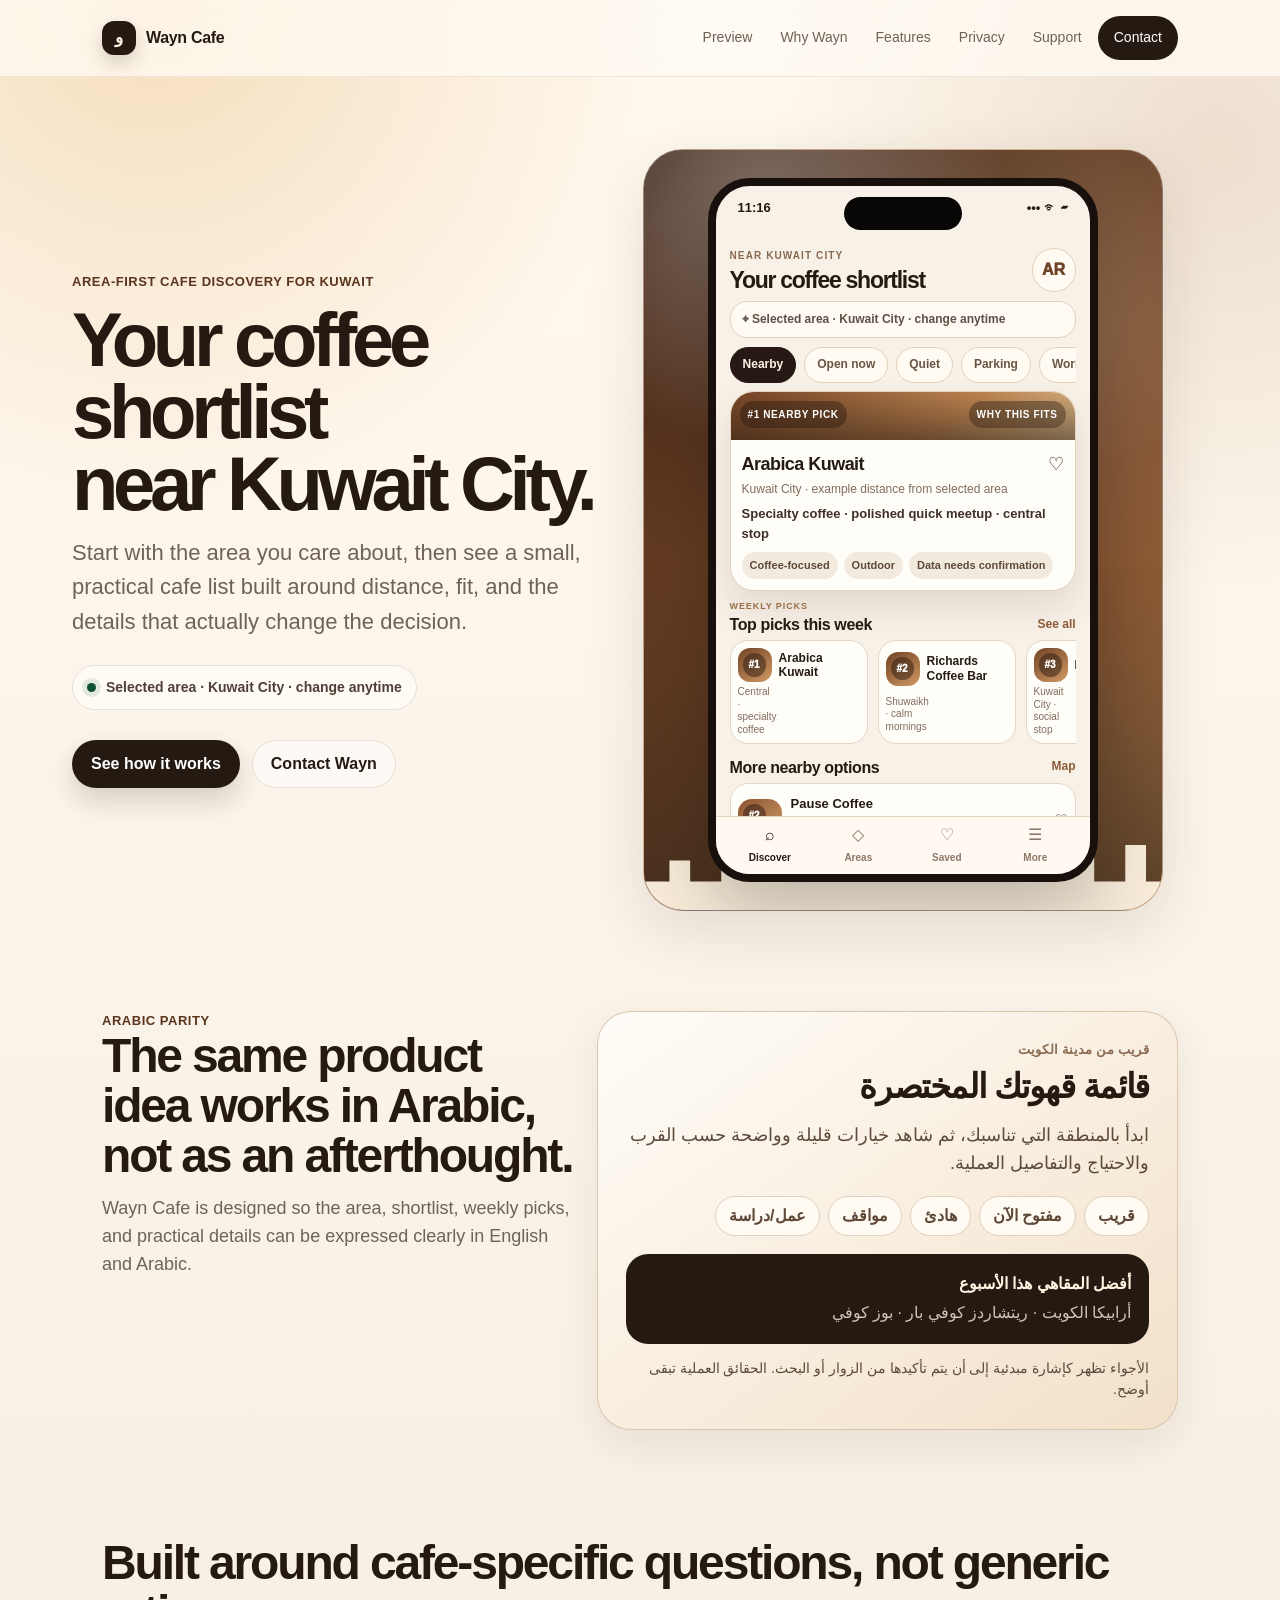
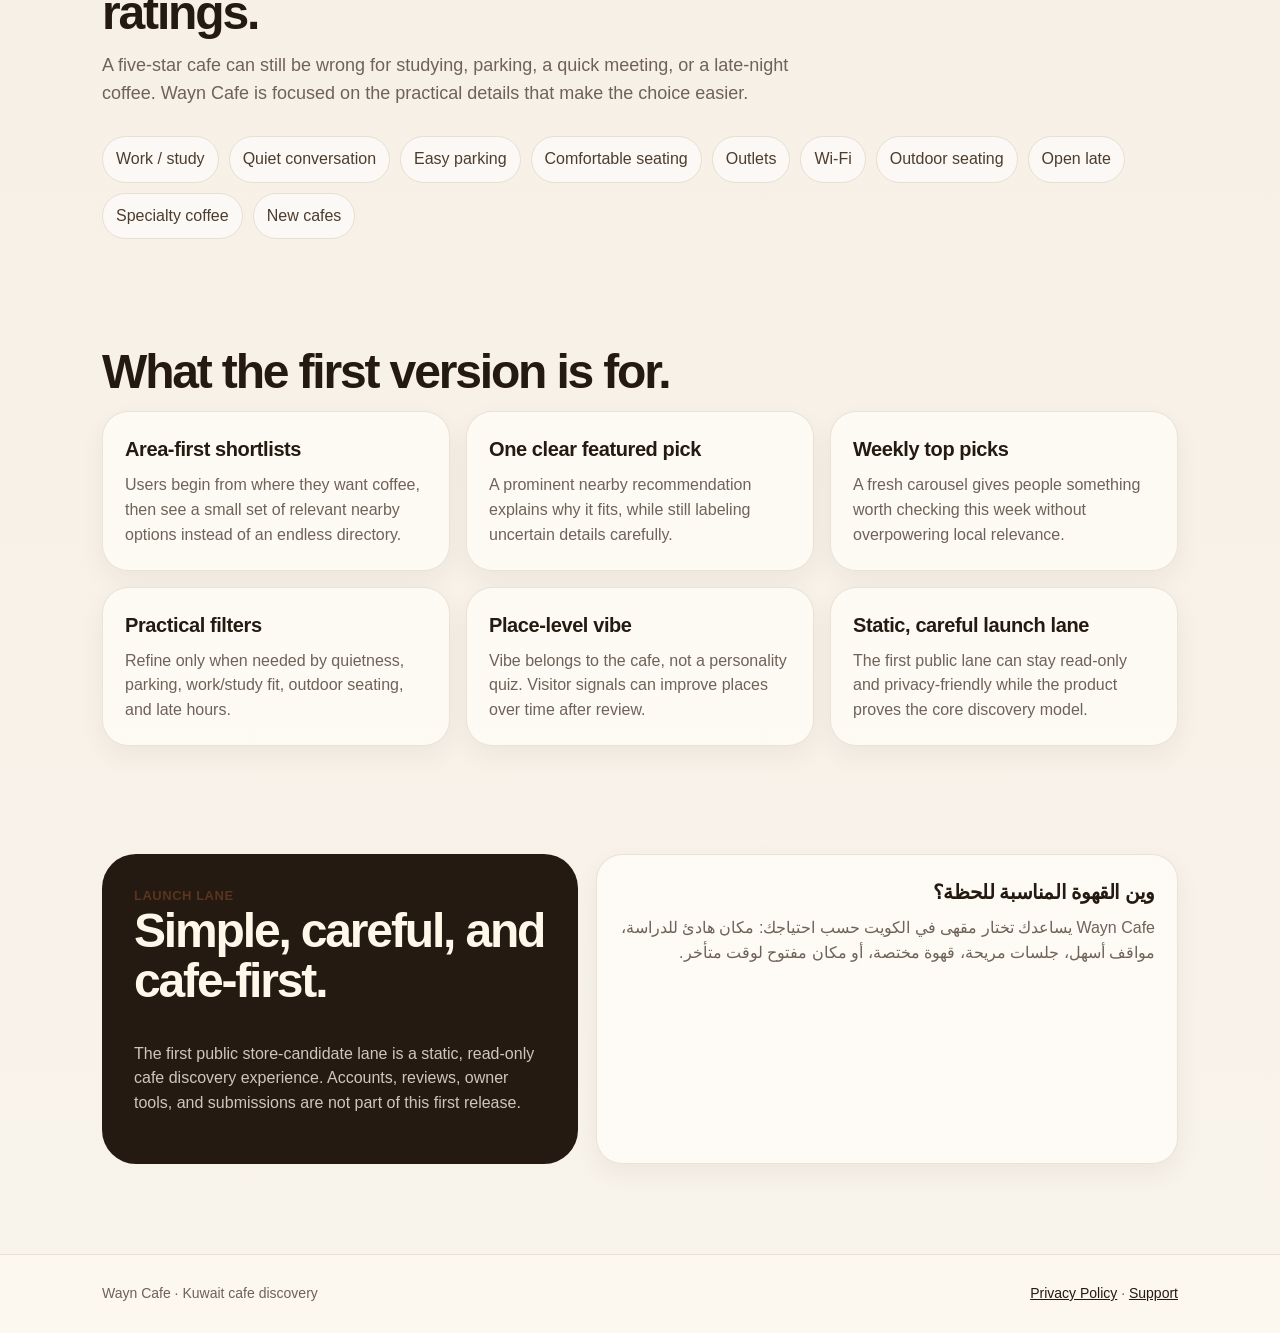
<file: index.html>
<!doctype html>
<html lang="en">
<head>
  <meta charset="utf-8">
  <meta name="viewport" content="width=device-width, initial-scale=1">
  <title>Wayn Cafe — Kuwait cafe discovery</title>
  <meta name="description" content="Wayn Cafe helps people in Kuwait choose a cafe by area, practical fit, weekly picks, parking, quietness, seating, late hours, and specialty coffee.">
  <meta property="og:title" content="Wayn Cafe — Kuwait cafe discovery">
  <meta property="og:description" content="Area-first cafe shortlists for Kuwait: nearby picks, practical filters, weekly highlights, and useful coffee details.">
  <meta property="og:type" content="website">
  <meta property="og:url" content="https://wayn-kw.com">
  <link rel="canonical" href="https://wayn-kw.com">
  <link rel="stylesheet" href="/assets/styles.css">
</head>
<body>
<a class="skip-link" href="#content">Skip to content</a>
<header class="site-header">
  <nav class="nav" aria-label="Primary">
    <a class="brand" href="/"><span class="brand-mark" aria-hidden="true">و</span><span>Wayn Cafe</span></a>
    <div class="nav-links">
      <a href="/#preview">Preview</a>
      <a href="/#why">Why Wayn</a>
      <a href="/#features">Features</a>
      <a href="/privacy/">Privacy</a>
      <a href="/support/">Support</a>
      <a class="pill" href="/support/">Contact</a>
    </div>
  </nav>
</header>
<main id="content">

<section class="hero" id="preview">
  <div class="hero-copy">
    <div class="eyebrow">Area-first cafe discovery for Kuwait</div>
    <h1>Your coffee shortlist<br>near Kuwait City.</h1>
    <p class="lede">Start with the area you care about, then see a small, practical cafe list built around distance, fit, and the details that actually change the decision.</p>
    <div class="area-strip" aria-label="Selected launch area">
      <span class="area-dot" aria-hidden="true"></span>
      <span>Selected area · Kuwait City · change anytime</span>
    </div>
    <div class="cta-row">
      <a class="button primary" href="#features">See how it works</a>
      <a class="button secondary" href="/support/">Contact Wayn</a>
    </div>
  </div>

  <div class="product-showcase" aria-label="Wayn Cafe app preview showing an example area-first cafe shortlist">
    <article class="app-phone app-phone-en">
      <div class="phone-island" aria-hidden="true"></div>
      <div class="phone-status" aria-hidden="true"><span>11:16</span><span>••• ᯤ ▰</span></div>
      <div class="phone-screen">
        <div class="phone-topbar">
          <div class="area-heading"><small>Near Kuwait City</small><strong>Your coffee shortlist</strong></div>
          <span class="language-pill">AR</span>
        </div>
        <div class="context-row">⌖ Selected area · Kuwait City · change anytime</div>
        <div class="chip-rail" aria-label="Example filters">
          <span class="chip active">Nearby</span><span class="chip">Open now</span><span class="chip">Quiet</span><span class="chip">Parking</span><span class="chip">Work/study</span>
        </div>
        <section class="featured-pick" aria-label="Example featured nearby cafe">
          <div class="feature-art"><span>#1 nearby pick</span><span>Why this fits</span></div>
          <div class="feature-body">
            <div class="cafe-name"><strong>Arabica Kuwait</strong><span aria-hidden="true">♡</span></div>
            <p class="meta">Kuwait City · example distance from selected area</p>
            <p class="why">Specialty coffee · polished quick meetup · central stop</p>
            <div class="mini-tags"><span>Coffee-focused</span><span>Outdoor</span><span>Data needs confirmation</span></div>
          </div>
        </section>
        <div class="section-title"><h2><span>Weekly picks</span>Top picks this week</h2><span>See all</span></div>
        <div class="weekly-rail" aria-label="Example weekly top picks">
          <article class="weekly-card"><div class="weekly-art"><span>#1</span></div><strong>Arabica Kuwait</strong><small>Central · specialty coffee</small></article>
          <article class="weekly-card"><div class="weekly-art"><span>#2</span></div><strong>Richards Coffee Bar</strong><small>Shuwaikh · calm mornings</small></article>
          <article class="weekly-card"><div class="weekly-art"><span>#3</span></div><strong>Pause Coffee</strong><small>Kuwait City · social stop</small></article>
        </div>
        <div class="section-title"><h2>More nearby options</h2><span>Map</span></div>
        <div class="nearby-list">
          <article class="nearby-card"><div class="thumb"><span>#2</span></div><div><strong>Pause Coffee</strong><p>Kuwait City · casual stop</p><small>Good for friends · dessert-friendly</small></div><span aria-hidden="true">♡</span></article>
          <article class="nearby-card"><div class="thumb"><span>#3</span></div><div><strong>Toby’s Estate</strong><p>Shuwaikh · worth a short drive</p><small>Work-friendly · seating usually better</small></div><span aria-hidden="true">♡</span></article>
        </div>
        <div class="refine-panel"><h3>Refine only if you need</h3><div class="chip-rail"><span class="chip">Location</span><span class="chip">Vibe</span><span class="chip">Practical</span><span class="chip">Open late</span></div></div>
        <p class="decision-note">Preview only: vibe is a soft signal until visitor input or research confirms it. Practical facts stay more prominent.</p>
      </div>
      <div class="tabbar" aria-hidden="true"><span>⌕<b>Discover</b></span><span>◇<b>Areas</b></span><span>♡<b>Saved</b></span><span>☰<b>More</b></span></div>
    </article>
  </div>
</section>

<section class="section bilingual-section" aria-labelledby="arabic-preview-title">
  <div>
    <div class="eyebrow">Arabic parity</div>
    <h2 id="arabic-preview-title">The same product idea works in Arabic, not as an afterthought.</h2>
    <p class="section-intro">Wayn Cafe is designed so the area, shortlist, weekly picks, and practical details can be expressed clearly in English and Arabic.</p>
  </div>
  <article class="arabic-panel" dir="rtl" lang="ar" aria-label="Arabic product preview copy">
    <small>قريب من مدينة الكويت</small>
    <h3>قائمة قهوتك المختصرة</h3>
    <p>ابدأ بالمنطقة التي تناسبك، ثم شاهد خيارات قليلة وواضحة حسب القرب والاحتياج والتفاصيل العملية.</p>
    <div class="arabic-chips"><span>قريب</span><span>مفتوح الآن</span><span>هادئ</span><span>مواقف</span><span>عمل/دراسة</span></div>
    <div class="arabic-card">
      <strong>أفضل المقاهي هذا الأسبوع</strong>
      <span>أرابيكا الكويت · ريتشاردز كوفي بار · بوز كوفي</span>
    </div>
    <p class="arabic-note">الأجواء تظهر كإشارة مبدئية إلى أن يتم تأكيدها من الزوار أو البحث. الحقائق العملية تبقى أوضح.</p>
  </article>
</section>

<section class="section" id="why">
  <h2>Built around cafe-specific questions, not generic ratings.</h2>
  <p class="section-intro">A five-star cafe can still be wrong for studying, parking, a quick meeting, or a late-night coffee. Wayn Cafe is focused on the practical details that make the choice easier.</p>
  <div class="intent-list" aria-label="Cafe decision filters">
    <span>Work / study</span><span>Quiet conversation</span><span>Easy parking</span><span>Comfortable seating</span><span>Outlets</span><span>Wi‑Fi</span><span>Outdoor seating</span><span>Open late</span><span>Specialty coffee</span><span>New cafes</span>
  </div>
</section>

<section class="section" id="features">
  <h2>What the first version is for.</h2>
  <div class="grid feature-grid">
    <article class="card"><h3>Area-first shortlists</h3><p>Users begin from where they want coffee, then see a small set of relevant nearby options instead of an endless directory.</p></article>
    <article class="card"><h3>One clear featured pick</h3><p>A prominent nearby recommendation explains why it fits, while still labeling uncertain details carefully.</p></article>
    <article class="card"><h3>Weekly top picks</h3><p>A fresh carousel gives people something worth checking this week without overpowering local relevance.</p></article>
    <article class="card"><h3>Practical filters</h3><p>Refine only when needed by quietness, parking, work/study fit, outdoor seating, and late hours.</p></article>
    <article class="card"><h3>Place-level vibe</h3><p>Vibe belongs to the cafe, not a personality quiz. Visitor signals can improve places over time after review.</p></article>
    <article class="card"><h3>Static, careful launch lane</h3><p>The first public lane can stay read-only and privacy-friendly while the product proves the core discovery model.</p></article>
  </div>
</section>

<section class="section">
  <div class="split">
    <div class="notice">
      <div>
        <div class="eyebrow">Launch lane</div>
        <h2>Simple, careful, and cafe-first.</h2>
      </div>
      <p>The first public store-candidate lane is a static, read-only cafe discovery experience. Accounts, reviews, owner tools, and submissions are not part of this first release.</p>
    </div>
    <div class="card arabic" dir="rtl" lang="ar">
      <h3>وين القهوة المناسبة للحظة؟</h3>
      <p>Wayn Cafe يساعدك تختار مقهى في الكويت حسب احتياجك: مكان هادئ للدراسة، مواقف أسهل، جلسات مريحة، قهوة مختصة، أو مكان مفتوح لوقت متأخر.</p>
    </div>
  </div>
</section>

</main>
<footer class="site-footer">
  <div class="footer-inner">
    <span>Wayn Cafe · Kuwait cafe discovery</span>
    <span><a href="/privacy/">Privacy Policy</a> · <a href="/support/">Support</a></span>
  </div>
</footer>
</body>
</html>
</file>
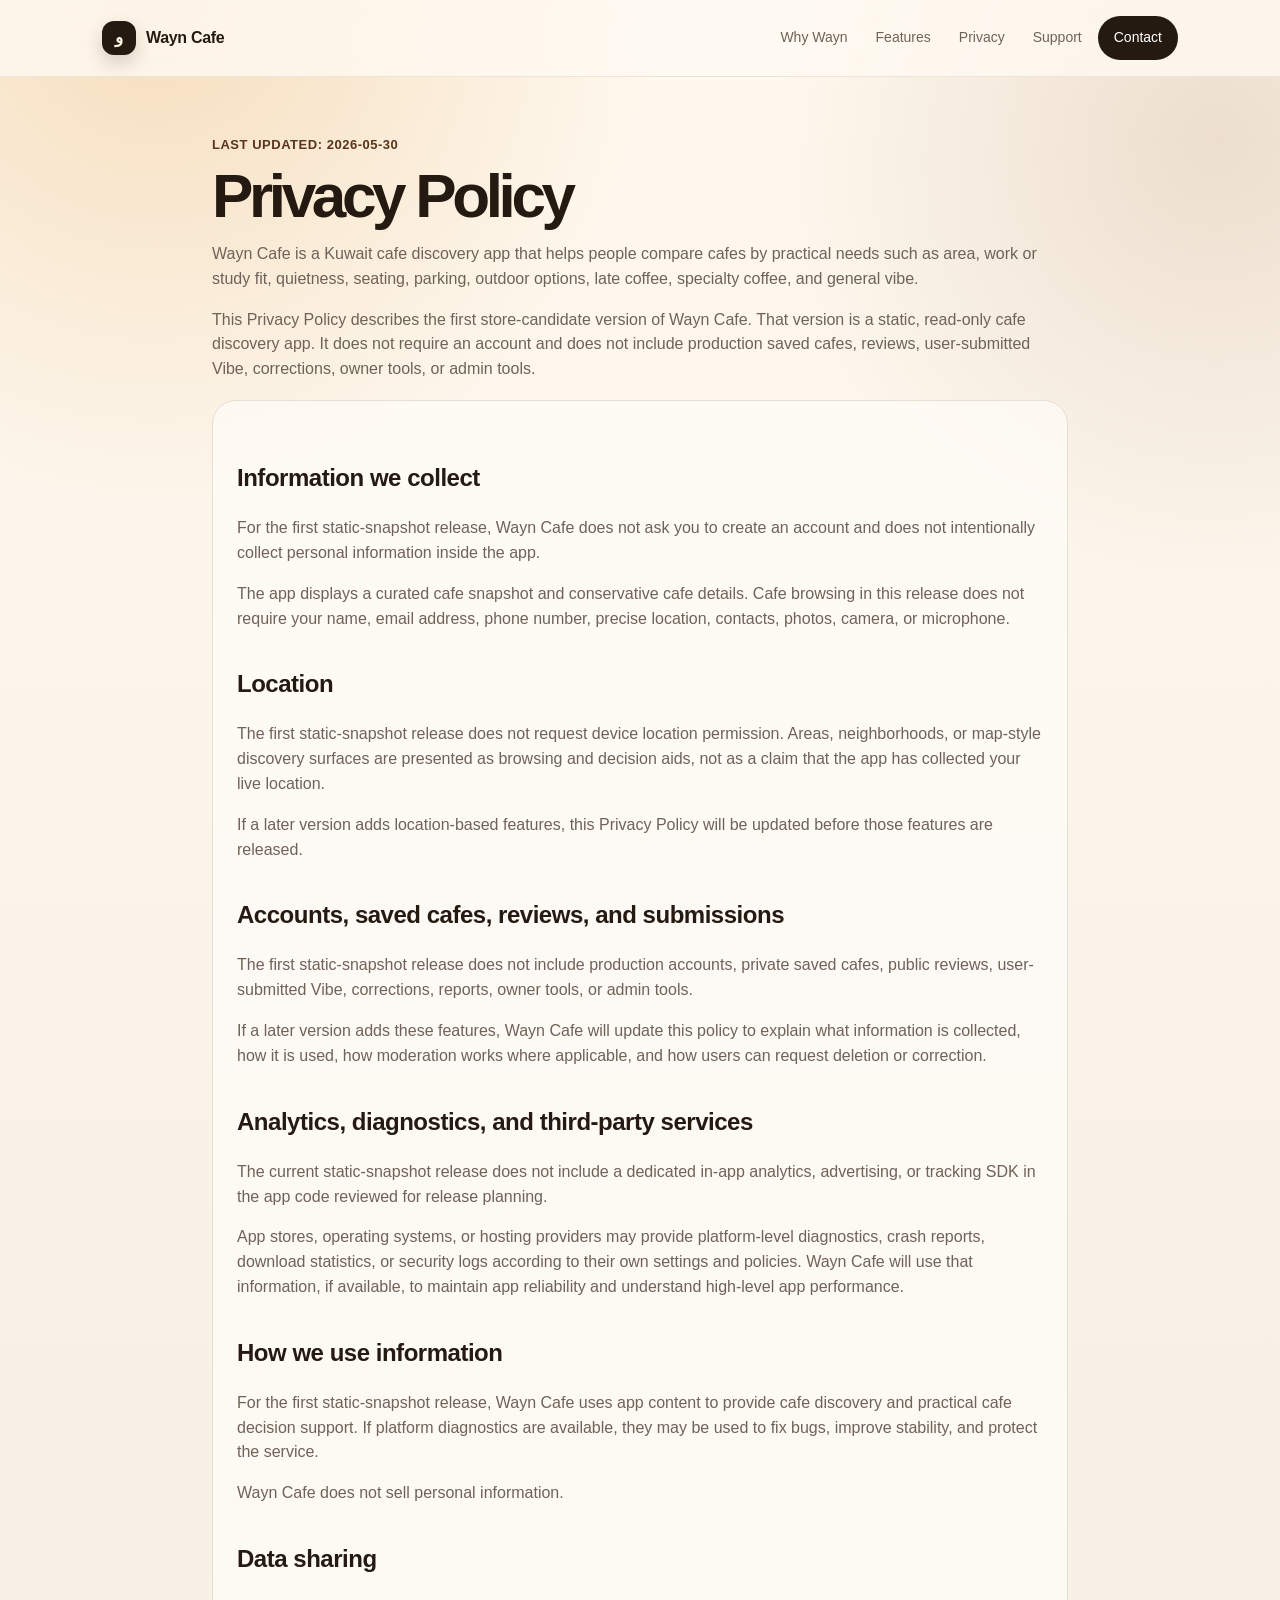
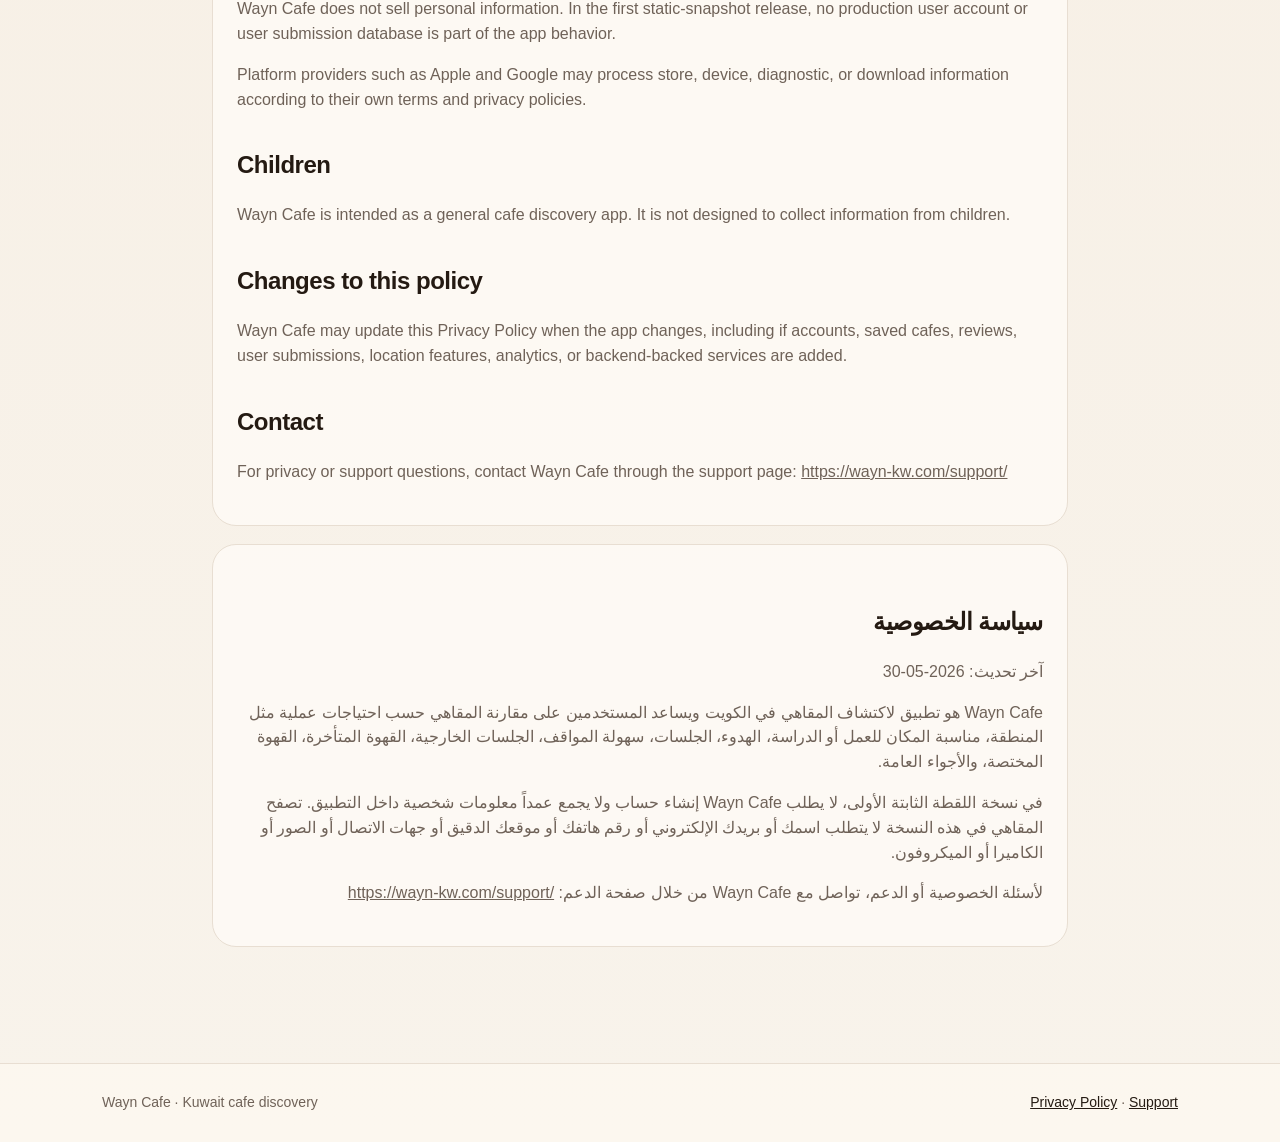
<file: privacy/index.html>
<!doctype html>
<html lang="en">
<head>
  <meta charset="utf-8">
  <meta name="viewport" content="width=device-width, initial-scale=1">
  <title>Privacy Policy — Wayn Cafe</title>
  <meta name="description" content="Privacy policy for the first static-snapshot Wayn Cafe release.">
  <meta property="og:title" content="Privacy Policy — Wayn Cafe">
  <meta property="og:description" content="Privacy policy for the first static-snapshot Wayn Cafe release.">
  <meta property="og:type" content="website">
  <meta property="og:url" content="https://wayn-kw.com/privacy/">
  <link rel="canonical" href="https://wayn-kw.com/privacy/">
  <link rel="stylesheet" href="/assets/styles.css">
</head>
<body>
<a class="skip-link" href="#content">Skip to content</a>
<header class="site-header">
  <nav class="nav" aria-label="Primary">
    <a class="brand" href="/"><span class="brand-mark" aria-hidden="true">و</span><span>Wayn Cafe</span></a>
    <div class="nav-links">
      <a href="/#why">Why Wayn</a>
      <a href="/#features">Features</a>
      <a href="/privacy/">Privacy</a>
      <a href="/support/">Support</a>
      <a class="pill" href="/support/">Contact</a>
    </div>
  </nav>
</header>
<main id="content">

<section class="page">
  <div class="eyebrow">Last updated: 2026-05-30</div>
  <h1>Privacy Policy</h1>
  <p>Wayn Cafe is a Kuwait cafe discovery app that helps people compare cafes by practical needs such as area, work or study fit, quietness, seating, parking, outdoor options, late coffee, specialty coffee, and general vibe.</p>
  <p>This Privacy Policy describes the first store-candidate version of Wayn Cafe. That version is a static, read-only cafe discovery app. It does not require an account and does not include production saved cafes, reviews, user-submitted Vibe, corrections, owner tools, or admin tools.</p>
  <div class="legal-card">
    <h2>Information we collect</h2>
    <p>For the first static-snapshot release, Wayn Cafe does not ask you to create an account and does not intentionally collect personal information inside the app.</p>
    <p>The app displays a curated cafe snapshot and conservative cafe details. Cafe browsing in this release does not require your name, email address, phone number, precise location, contacts, photos, camera, or microphone.</p>
    <h2>Location</h2>
    <p>The first static-snapshot release does not request device location permission. Areas, neighborhoods, or map-style discovery surfaces are presented as browsing and decision aids, not as a claim that the app has collected your live location.</p>
    <p>If a later version adds location-based features, this Privacy Policy will be updated before those features are released.</p>
    <h2>Accounts, saved cafes, reviews, and submissions</h2>
    <p>The first static-snapshot release does not include production accounts, private saved cafes, public reviews, user-submitted Vibe, corrections, reports, owner tools, or admin tools.</p>
    <p>If a later version adds these features, Wayn Cafe will update this policy to explain what information is collected, how it is used, how moderation works where applicable, and how users can request deletion or correction.</p>
    <h2>Analytics, diagnostics, and third-party services</h2>
    <p>The current static-snapshot release does not include a dedicated in-app analytics, advertising, or tracking SDK in the app code reviewed for release planning.</p>
    <p>App stores, operating systems, or hosting providers may provide platform-level diagnostics, crash reports, download statistics, or security logs according to their own settings and policies. Wayn Cafe will use that information, if available, to maintain app reliability and understand high-level app performance.</p>
    <h2>How we use information</h2>
    <p>For the first static-snapshot release, Wayn Cafe uses app content to provide cafe discovery and practical cafe decision support. If platform diagnostics are available, they may be used to fix bugs, improve stability, and protect the service.</p>
    <p>Wayn Cafe does not sell personal information.</p>
    <h2>Data sharing</h2>
    <p>Wayn Cafe does not sell personal information. In the first static-snapshot release, no production user account or user submission database is part of the app behavior.</p>
    <p>Platform providers such as Apple and Google may process store, device, diagnostic, or download information according to their own terms and privacy policies.</p>
    <h2>Children</h2>
    <p>Wayn Cafe is intended as a general cafe discovery app. It is not designed to collect information from children.</p>
    <h2>Changes to this policy</h2>
    <p>Wayn Cafe may update this Privacy Policy when the app changes, including if accounts, saved cafes, reviews, user submissions, location features, analytics, or backend-backed services are added.</p>
    <h2>Contact</h2>
    <p>For privacy or support questions, contact Wayn Cafe through the support page: <a href="/support/" dir="ltr">https://wayn-kw.com/support/</a></p>
  </div>
  <div class="legal-card arabic" lang="ar">
    <h2>سياسة الخصوصية</h2>
    <p>آخر تحديث: 2026-05-30</p>
    <p>Wayn Cafe هو تطبيق لاكتشاف المقاهي في الكويت ويساعد المستخدمين على مقارنة المقاهي حسب احتياجات عملية مثل المنطقة، مناسبة المكان للعمل أو الدراسة، الهدوء، الجلسات، سهولة المواقف، الجلسات الخارجية، القهوة المتأخرة، القهوة المختصة، والأجواء العامة.</p>
    <p>في نسخة اللقطة الثابتة الأولى، لا يطلب Wayn Cafe إنشاء حساب ولا يجمع عمداً معلومات شخصية داخل التطبيق. تصفح المقاهي في هذه النسخة لا يتطلب اسمك أو بريدك الإلكتروني أو رقم هاتفك أو موقعك الدقيق أو جهات الاتصال أو الصور أو الكاميرا أو الميكروفون.</p>
    <p>لأسئلة الخصوصية أو الدعم، تواصل مع Wayn Cafe من خلال صفحة الدعم: <a href="/support/" dir="ltr">https://wayn-kw.com/support/</a></p>
  </div>
</section>

</main>
<footer class="site-footer">
  <div class="footer-inner">
    <span>Wayn Cafe · Kuwait cafe discovery</span>
    <span><a href="/privacy/">Privacy Policy</a> · <a href="/support/">Support</a></span>
  </div>
</footer>
</body>
</html>
</file>
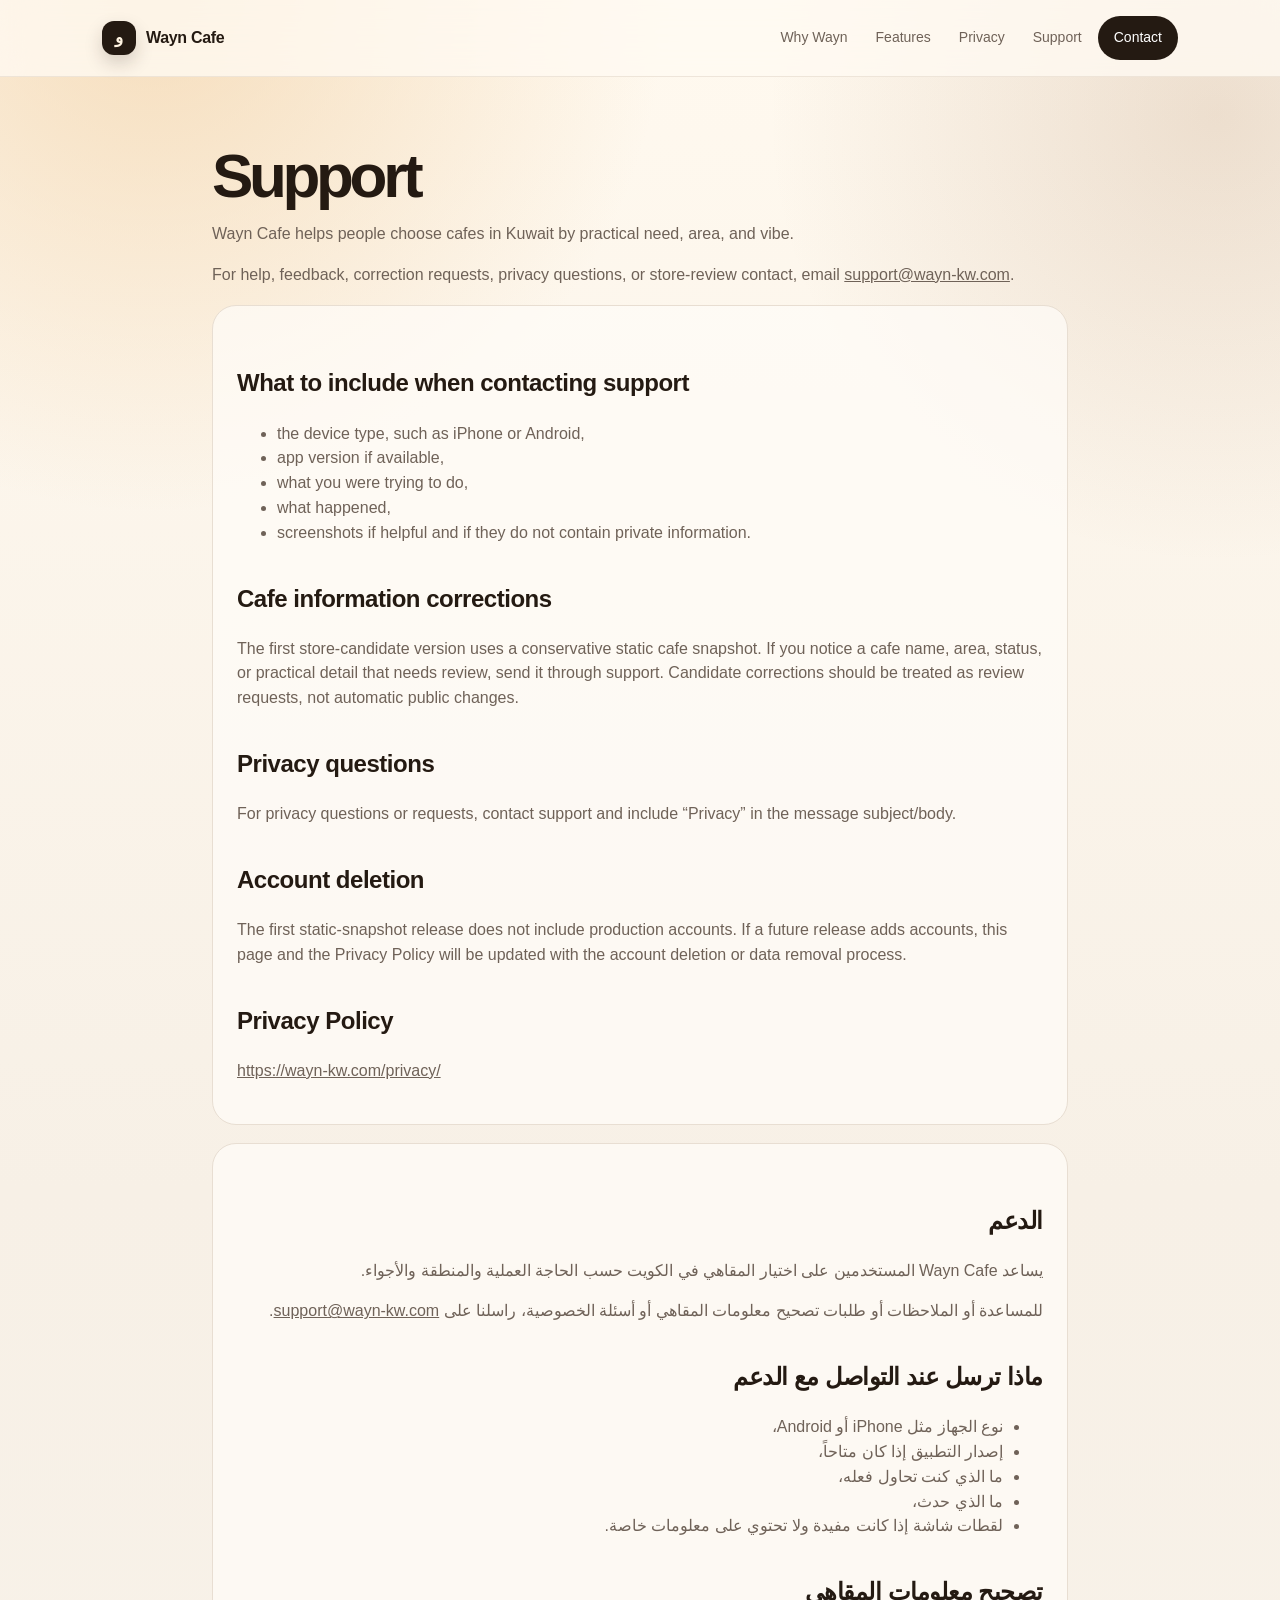
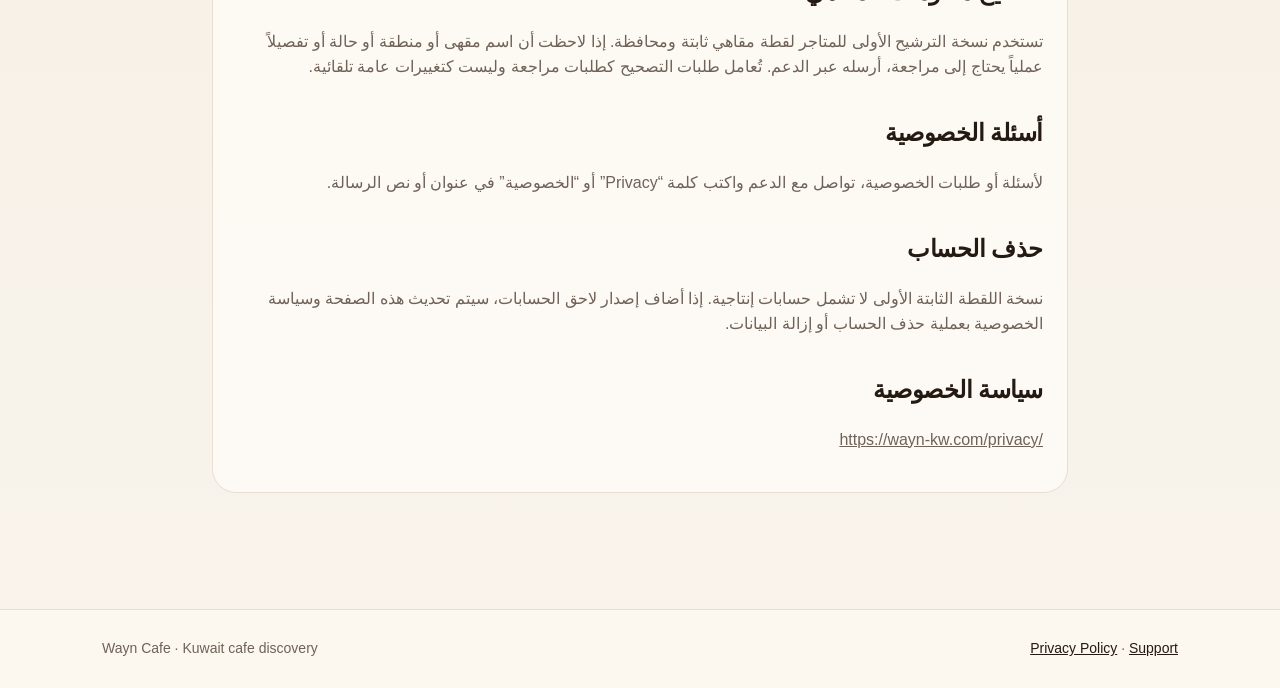
<file: support/index.html>
<!doctype html>
<html lang="en">
<head>
  <meta charset="utf-8">
  <meta name="viewport" content="width=device-width, initial-scale=1">
  <title>Support — Wayn Cafe</title>
  <meta name="description" content="Support contact and help information for Wayn Cafe.">
  <meta property="og:title" content="Support — Wayn Cafe">
  <meta property="og:description" content="Support contact and help information for Wayn Cafe.">
  <meta property="og:type" content="website">
  <meta property="og:url" content="https://wayn-kw.com/support/">
  <link rel="canonical" href="https://wayn-kw.com/support/">
  <link rel="stylesheet" href="/assets/styles.css">
</head>
<body>
<a class="skip-link" href="#content">Skip to content</a>
<header class="site-header">
  <nav class="nav" aria-label="Primary">
    <a class="brand" href="/"><span class="brand-mark" aria-hidden="true">و</span><span>Wayn Cafe</span></a>
    <div class="nav-links">
      <a href="/#why">Why Wayn</a>
      <a href="/#features">Features</a>
      <a href="/privacy/">Privacy</a>
      <a href="/support/">Support</a>
      <a class="pill" href="/support/">Contact</a>
    </div>
  </nav>
</header>
<main id="content">

<section class="page">
  <h1>Support</h1>
  <p>Wayn Cafe helps people choose cafes in Kuwait by practical need, area, and vibe.</p>
  <p>For help, feedback, correction requests, privacy questions, or store-review contact, email <a href="mailto:support@wayn-kw.com" dir="ltr">support@wayn-kw.com</a>.</p>
  <div class="legal-card">
    <h2>What to include when contacting support</h2>
    <ul>
      <li>the device type, such as iPhone or Android,</li>
      <li>app version if available,</li>
      <li>what you were trying to do,</li>
      <li>what happened,</li>
      <li>screenshots if helpful and if they do not contain private information.</li>
    </ul>
    <h2>Cafe information corrections</h2>
    <p>The first store-candidate version uses a conservative static cafe snapshot. If you notice a cafe name, area, status, or practical detail that needs review, send it through support. Candidate corrections should be treated as review requests, not automatic public changes.</p>
    <h2>Privacy questions</h2>
    <p>For privacy questions or requests, contact support and include “Privacy” in the message subject/body.</p>
    <h2>Account deletion</h2>
    <p>The first static-snapshot release does not include production accounts. If a future release adds accounts, this page and the Privacy Policy will be updated with the account deletion or data removal process.</p>
    <h2>Privacy Policy</h2>
    <p><a href="/privacy/" dir="ltr">https://wayn-kw.com/privacy/</a></p>
  </div>
  <div class="legal-card arabic" lang="ar">
    <h2>الدعم</h2>
    <p>يساعد Wayn Cafe المستخدمين على اختيار المقاهي في الكويت حسب الحاجة العملية والمنطقة والأجواء.</p>
    <p>للمساعدة أو الملاحظات أو طلبات تصحيح معلومات المقاهي أو أسئلة الخصوصية، راسلنا على <a href="mailto:support@wayn-kw.com" dir="ltr">support@wayn-kw.com</a>.</p>
    <h2>ماذا ترسل عند التواصل مع الدعم</h2>
    <ul><li>نوع الجهاز مثل iPhone أو Android،</li><li>إصدار التطبيق إذا كان متاحاً،</li><li>ما الذي كنت تحاول فعله،</li><li>ما الذي حدث،</li><li>لقطات شاشة إذا كانت مفيدة ولا تحتوي على معلومات خاصة.</li></ul>
    <h2>تصحيح معلومات المقاهي</h2>
    <p>تستخدم نسخة الترشيح الأولى للمتاجر لقطة مقاهي ثابتة ومحافظة. إذا لاحظت أن اسم مقهى أو منطقة أو حالة أو تفصيلاً عملياً يحتاج إلى مراجعة، أرسله عبر الدعم. تُعامل طلبات التصحيح كطلبات مراجعة وليست كتغييرات عامة تلقائية.</p>
    <h2>أسئلة الخصوصية</h2>
    <p>لأسئلة أو طلبات الخصوصية، تواصل مع الدعم واكتب كلمة “Privacy” أو “الخصوصية” في عنوان أو نص الرسالة.</p>
    <h2>حذف الحساب</h2>
    <p>نسخة اللقطة الثابتة الأولى لا تشمل حسابات إنتاجية. إذا أضاف إصدار لاحق الحسابات، سيتم تحديث هذه الصفحة وسياسة الخصوصية بعملية حذف الحساب أو إزالة البيانات.</p>
    <h2>سياسة الخصوصية</h2>
    <p><a href="/privacy/" dir="ltr">https://wayn-kw.com/privacy/</a></p>
  </div>
</section>

</main>
<footer class="site-footer">
  <div class="footer-inner">
    <span>Wayn Cafe · Kuwait cafe discovery</span>
    <span><a href="/privacy/">Privacy Policy</a> · <a href="/support/">Support</a></span>
  </div>
</footer>
</body>
</html>
</file>
<file: assets/styles.css>
:root {
  color-scheme: light;
  --ink: #241a12;
  --muted: #6f6258;
  --line: #e8ded2;
  --paper: #fffaf2;
  --bg: #f7f0e6;
  --card: #fffdf8;
  --coffee: #5a341d;
  --coffee-2: #8d5b35;
  --date: #0f5132;
  --cream: #f2dfc3;
  --amber: #c4834b;
  --shadow: 0 18px 60px rgba(63, 37, 18, .12);
  --radius: 26px;
}
* { box-sizing: border-box; }
html { scroll-behavior: smooth; }
body {
  margin: 0;
  font-family: ui-sans-serif, -apple-system, BlinkMacSystemFont, "Segoe UI", Inter, Arial, sans-serif;
  color: var(--ink);
  background:
    radial-gradient(circle at 12% 0%, rgba(242, 211, 169, .72), transparent 32rem),
    radial-gradient(circle at 95% 5%, rgba(167, 119, 78, .20), transparent 28rem),
    linear-gradient(180deg, #fff9ef 0%, var(--bg) 52%, #f8f3eb 100%);
  line-height: 1.55;
  overflow-x: hidden;
}
a { color: inherit; }
.skip-link { position:absolute; left:-999px; top:auto; width:1px; height:1px; overflow:hidden; }
.skip-link:focus { left: 18px; top: 18px; width: auto; height: auto; padding: 10px 12px; background: var(--ink); color: white; border-radius: 999px; z-index: 10; }
.site-header {
  position: sticky; top: 0; z-index: 5;
  backdrop-filter: blur(18px);
  background: rgba(255, 250, 242, .78);
  border-bottom: 1px solid rgba(232, 222, 210, .75);
}
.nav { max-width: 1120px; margin: 0 auto; padding: 16px 22px; display:flex; align-items:center; justify-content:space-between; gap: 18px; }
.brand { display:flex; align-items:center; gap: 10px; font-weight: 800; text-decoration:none; letter-spacing: -.02em; }
.brand-mark { width: 34px; height:34px; display:grid; place-items:center; border-radius:12px; background: var(--ink); color: #fff4e1; font-size: 17px; box-shadow: 0 8px 18px rgba(36,26,18,.18); }
.nav-links { display:flex; align-items:center; gap: 4px; flex-wrap: wrap; justify-content:flex-end; }
.nav-links a { min-height:44px; display:grid; place-items:center; padding: 0 12px; text-decoration:none; color: var(--muted); border-radius: 999px; font-size: 14px; }
.nav-links a:hover, .nav-links a:focus-visible { background: rgba(90,52,29,.08); color: var(--ink); outline:none; }
.nav-links .pill { background: var(--ink); color: white; padding-inline: 16px; }
main { overflow:hidden; }
.hero { max-width:1180px; margin:0 auto; padding: 72px 22px 46px; display:grid; grid-template-columns: minmax(0, .92fr) minmax(360px, 520px); gap: 48px; align-items:center; }
.hero-copy { min-width: 0; }
.eyebrow { color: var(--coffee); font-weight:800; letter-spacing:.04em; text-transform:uppercase; font-size:13px; }
h1 { margin: 12px 0 16px; font-size: clamp(42px, 7vw, 76px); line-height: .95; letter-spacing: -.07em; max-width: 850px; }
.lede { font-size: clamp(18px, 2vw, 22px); color: var(--muted); max-width: 680px; margin: 0 0 22px; }
.area-strip { display:inline-flex; align-items:center; gap:10px; margin: 4px 0 8px; padding: 11px 14px; border:1px solid var(--line); border-radius:999px; background:rgba(255,253,248,.72); color:#4f4035; font-weight:750; font-size:14px; }
.area-dot { width:9px; height:9px; border-radius:50%; background: var(--date); box-shadow:0 0 0 5px rgba(15,81,50,.11); }
.cta-row { display:flex; flex-wrap:wrap; gap:12px; align-items:center; margin-top: 22px; }
.button { min-height:48px; display:inline-flex; align-items:center; justify-content:center; gap:8px; border-radius:999px; padding: 0 18px; text-decoration:none; font-weight: 750; border:1px solid transparent; }
.button.primary { background: var(--ink); color:white; box-shadow: 0 12px 28px rgba(36,26,18,.18); }
.button.secondary { background:rgba(255,255,255,.56); border-color: var(--line); color:var(--ink); }
.product-showcase { position:relative; min-height: 760px; border-radius: 40px; background: linear-gradient(145deg, #3a2114, #7b4a2a 58%, #c38b55); box-shadow: var(--shadow); overflow:hidden; border:1px solid rgba(255,255,255,.38); display:grid; place-items:center; padding:28px; }
.product-showcase:before { content:""; position:absolute; inset:0; background: radial-gradient(circle at 24% 8%, rgba(255,255,255,.36), transparent 15rem), radial-gradient(circle at 80% 20%, rgba(255,225,184,.28), transparent 18rem), linear-gradient(180deg, transparent 0 54%, rgba(36,26,18,.68)); }
.product-showcase:after { content:""; position:absolute; z-index:1; inset-inline:0; bottom:0; height:130px; color: rgba(255,244,225,.96); background: currentColor; clip-path: polygon(0 78%,5% 78%,5% 62%,9% 62%,9% 78%,15% 78%,15% 45%,19% 45%,19% 78%,25% 78%,25% 58%,29% 58%,29% 78%,34% 78%,34% 30%,38% 10%,42% 30%,42% 78%,48% 78%,48% 52%,52% 52%,52% 78%,58% 78%,58% 38%,62% 38%,62% 78%,68% 78%,68% 56%,72% 56%,72% 78%,78% 78%,78% 24%,80% 24%,80% 5%,84% 5%,84% 24%,87% 24%,87% 78%,93% 78%,93% 50%,97% 50%,97% 78%,100% 78%,100% 100%,0 100%); }
.app-phone { position:relative; z-index:2; width:min(100%, 390px); height: 704px; background:#f8f1e8; border:8px solid #17100d; border-radius:42px; box-shadow:0 26px 76px rgba(0,0,0,.25); overflow:hidden; display:flex; flex-direction:column; }
.phone-island { position:absolute; z-index:3; top:11px; left:50%; transform:translateX(-50%); width:118px; height:33px; border-radius:28px; background:#080706; }
.phone-status { height:44px; display:flex; justify-content:space-between; align-items:center; padding:0 22px; font-size:13px; font-weight:850; }
.phone-screen { flex:1; min-height:0; overflow:auto; padding: 18px 14px 12px; scrollbar-width: none; }
.phone-screen::-webkit-scrollbar, .chip-rail::-webkit-scrollbar, .weekly-rail::-webkit-scrollbar { display:none; }
.phone-topbar { display:flex; align-items:center; justify-content:space-between; gap:12px; margin-bottom:9px; }
.area-heading small { display:block; color:#8a6a51; font-weight:900; font-size:10px; letter-spacing:.11em; text-transform:uppercase; margin-bottom:5px; }
.area-heading strong { display:block; font-size:23px; line-height:1.02; letter-spacing:-.055em; }
.language-pill { min-width:44px; min-height:44px; border-radius:22px; display:grid; place-items:center; background:#fffaf2; border:1px solid #e1d0bd; color:#6f4328; font-weight:950; }
.context-row { display:flex; align-items:center; gap:8px; margin:0 0 8px; padding:8px 11px; border-radius:17px; background:#fffaf2; border:1px solid #e1d2c2; color:#5d5047; font-size:12px; font-weight:800; }
.chip-rail { display:flex; gap:8px; overflow-x:auto; scroll-snap-type:x proximity; -webkit-overflow-scrolling:touch; padding: 1px 0 8px; }
.chip { scroll-snap-align:start; min-height:36px; white-space:nowrap; display:inline-flex; align-items:center; justify-content:center; border-radius:999px; padding:0 12px; background:#fffaf2; border:1px solid #e3d2bf; color:#6a5646; font-size:12px; font-weight:850; }
.chip.active { background:#261812; color:#fff5e7; border-color:#261812; }
.featured-pick { overflow:hidden; border-radius:24px; background:#fffdf7; border:1px solid #e4d3bf; box-shadow:0 17px 36px rgba(75,47,27,.12); margin-bottom:11px; }
.feature-art { min-height:48px; background:linear-gradient(145deg,#7a4728,#c68b55 62%,#f0cf9d); position:relative; color:white; display:flex; align-items:flex-start; justify-content:space-between; gap:8px; padding:9px; font-size:10px; font-weight:900; text-transform:uppercase; letter-spacing:.06em; }
.feature-art:after { content:""; position:absolute; inset:auto 0 0; height:54px; background:linear-gradient(180deg,transparent,rgba(31,18,10,.56)); }
.feature-art span { position:relative; z-index:1; align-self:flex-start; padding:6px 8px; border-radius:999px; background:rgba(24,13,8,.34); backdrop-filter: blur(8px); }
.feature-art span:last-child { align-self:flex-start; }
.feature-body { padding:11px; }
.cafe-name { display:flex; align-items:center; justify-content:space-between; gap:12px; font-size:18px; letter-spacing:-.03em; }
.meta { margin:2px 0 0; color:#806d5d; font-size:12px; }
.why { margin:5px 0 0; color:#3e3026; font-size:13px; font-weight:750; }
.mini-tags { display:flex; flex-wrap:wrap; gap:6px; margin-top:8px; }
.mini-tags span { border-radius:999px; background:#f3eadf; color:#5e4938; padding:5px 8px; font-size:11px; font-weight:800; }
.section-title { display:flex; align-items:flex-end; justify-content:space-between; gap:12px; margin: 9px 0 7px; }
.section-title h2 { margin:0; font-size:16px; letter-spacing:-.025em; line-height:1.08; }
.section-title h2 span { display:block; color:#9a6f48; text-transform:uppercase; letter-spacing:.1em; font-size:9px; margin-bottom:4px; }
.section-title > span { color:#8b5b38; font-size:12px; font-weight:900; }
.weekly-rail { display:flex; gap:10px; overflow-x:auto; scroll-snap-type:x proximity; -webkit-overflow-scrolling:touch; padding-bottom:4px; }
.weekly-card { flex:0 0 138px; scroll-snap-align:start; background:#fffdf8; border:1px solid #e5d5c4; border-radius:18px; padding:7px; display:grid; grid-template-columns:34px minmax(0,1fr); column-gap:7px; align-items:center; }
.weekly-art { width:34px; height:34px; border-radius:12px; background:linear-gradient(145deg,#704325,#d19a63); margin-bottom:0; display:flex; align-items:flex-start; justify-content:flex-start; padding:5px; color:white; }
.weekly-art span, .thumb span { border-radius:999px; background:rgba(34,20,13,.46); padding:4px 6px; font-size:10px; font-weight:950; }
.weekly-card strong { display:block; font-size:12px; line-height:1.18; }
.weekly-card small { display:block; margin-top:4px; color:#806d5d; font-size:10px; line-height:1.25; }
.nearby-list { display:grid; gap:7px; }
.nearby-card { display:grid; grid-template-columns:44px minmax(0,1fr) auto; gap:9px; align-items:center; background:#fffdf8; border:1px solid #e5d5c4; border-radius:18px; padding:7px; }
.thumb { width:44px; height:44px; border-radius:14px; background:linear-gradient(145deg,#8c5430,#d5a36d); display:flex; align-items:flex-start; justify-content:flex-start; padding:5px; color:white; }
.nearby-card strong { font-size:13px; }
.nearby-card p { margin:1px 0 0; color:#806d5d; font-size:11px; }
.nearby-card small { display:block; color:#4b3a2e; font-size:11px; font-weight:700; white-space:nowrap; overflow:hidden; text-overflow:ellipsis; }
.refine-panel { margin-top:8px; border-radius:18px; padding:8px; background:#efe1d0; border:1px solid #decbb8; }
.refine-panel h3 { margin:0 0 8px; font-size:14px; letter-spacing:-.02em; }
.decision-note { margin:11px 0 0; padding:11px; border-radius:18px; background:rgba(36,26,18,.07); color:#6e5c4d; font-size:11px; line-height:1.35; }
.tabbar { flex:0 0 58px; border-top:1px solid #e6d6c4; background:rgba(255,250,242,.94); display:grid; grid-template-columns:repeat(4,1fr); align-items:center; padding:5px 10px 7px; }
.tabbar span { display:grid; place-items:center; gap:2px; color:#8b7868; font-size:16px; }
.tabbar span:first-child { color:#281a13; }
.tabbar b { font-size:10px; }
.section { max-width:1120px; margin:0 auto; padding: 54px 22px; }
.section h2 { font-size: clamp(30px, 4vw, 48px); letter-spacing:-.045em; line-height:1.04; margin:0 0 14px; }
.section-intro { color:var(--muted); font-size:18px; max-width:720px; margin:0 0 28px; }
.bilingual-section { display:grid; grid-template-columns: .9fr 1.1fr; align-items:stretch; gap:20px; }
.arabic-panel { border-radius:34px; padding:28px; background:linear-gradient(145deg,#fffdf8,#f2e0c9); border:1px solid rgba(216,195,170,.9); box-shadow:0 16px 42px rgba(63,37,18,.08); font-family: ui-sans-serif, -apple-system, BlinkMacSystemFont, "Segoe UI", Tahoma, Arial, sans-serif; text-align:right; }
.arabic-panel small { display:block; color:#8a6a51; font-weight:900; letter-spacing:.02em; margin-bottom:7px; }
.arabic-panel h3 { margin:0; font-size:34px; line-height:1.08; letter-spacing:-.04em; }
.arabic-panel p { color:#5c4a3b; font-size:18px; }
.arabic-chips { display:flex; flex-wrap:wrap; gap:8px; margin:18px 0; }
.arabic-chips span { min-height:40px; display:inline-flex; align-items:center; border-radius:999px; padding:0 13px; background:#fffaf2; border:1px solid #e1d0bd; font-weight:800; color:#5e4938; }
.arabic-card { display:grid; gap:4px; background:#241a12; color:#fff4e1; border-radius:22px; padding:18px; }
.arabic-card span { color:rgba(255,244,225,.78); }
.arabic-note { font-size:14px !important; margin-bottom:0; }
.grid { display:grid; grid-template-columns: repeat(3, minmax(0, 1fr)); gap:16px; }
.card { background: rgba(255,253,248,.78); border:1px solid rgba(232,222,210,.86); border-radius: var(--radius); padding:22px; box-shadow: 0 10px 26px rgba(63,37,18,.055); }
.card h3 { margin:0 0 8px; font-size:20px; letter-spacing:-.02em; }
.card p { margin:0; color: var(--muted); }
.intent-list { display:flex; flex-wrap:wrap; gap:10px; margin-top: 18px; }
.intent-list span { border:1px solid var(--line); background:rgba(255,255,255,.58); border-radius:999px; padding:10px 13px; color:#4d3c2e; }
.split { display:grid; grid-template-columns: .9fr 1.1fr; gap:18px; align-items:stretch; }
.notice { background: var(--ink); color:#fff7e9; border-radius: 34px; padding: 32px; display:flex; flex-direction:column; justify-content:space-between; min-height: 310px; }
.notice p { color: rgba(255,247,233,.78); }
.arabic { direction:rtl; text-align:right; font-family: ui-sans-serif, -apple-system, BlinkMacSystemFont, "Segoe UI", Tahoma, Arial, sans-serif; }
.page { max-width: 900px; margin: 0 auto; padding: 58px 22px 80px; }
.page h1 { font-size: clamp(38px, 6vw, 62px); }
.page h2 { margin-top: 34px; font-size: 24px; letter-spacing:-.02em; }
.page p, .page li { color: var(--muted); }
.page .legal-card { background: rgba(255,253,248,.72); border: 1px solid var(--line); border-radius: 24px; padding: 24px; margin-top: 18px; }
.site-footer { border-top:1px solid var(--line); margin-top: 36px; background: rgba(255,250,242,.48); }
.footer-inner { max-width:1120px; margin:0 auto; padding:28px 22px; display:flex; justify-content:space-between; gap:18px; flex-wrap:wrap; color:var(--muted); font-size:14px; }
.footer-inner a { color:var(--ink); }
@media (max-width: 980px) {
  .hero { grid-template-columns: 1fr; padding-top: 46px; }
  .product-showcase { min-height: 690px; }
  .bilingual-section, .grid, .split { grid-template-columns: 1fr; }
}
@media (max-width: 620px) {
  .nav { align-items:flex-start; }
  .nav-links a:not(.pill) { display:none; }
  h1 { font-size: clamp(34px, 10.5vw, 40px); letter-spacing: -.075em; }
  .lede { font-size: 18px; max-width: 320px; }
  .hero { padding-inline:16px; gap:28px; overflow:hidden; }
  .hero-copy, .bilingual-section, .section > * { max-width: 320px; }
  .product-showcase { max-width: 320px; }
  .product-showcase { width:100%; margin-inline:0; padding:12px; min-height: 650px; border-radius:32px; }
  .app-phone { width:min(100%, 274px); height: 626px; border-width:6px; border-radius:36px; }
  .phone-screen { padding-inline:12px; }
  .area-heading strong { font-size:23px; }
  .section { padding-inline:16px; }
  .section h2 { font-size: clamp(26px, 7.5vw, 32px); max-width: 320px; }
  .feature-grid { grid-template-columns:1fr; }
  .arabic-panel { padding:22px; }
  .arabic-panel h3 { font-size:30px; }
}
@media (max-width: 360px) {
  .app-phone { height: 650px; }
  .nearby-card { grid-template-columns:46px minmax(0,1fr) auto; }
  .thumb { width:46px; height:46px; }
}
@media (prefers-reduced-motion: reduce) { html { scroll-behavior:auto; } *, *:before, *:after { animation-duration:.001ms !important; transition-duration:.001ms !important; } }
</file>
